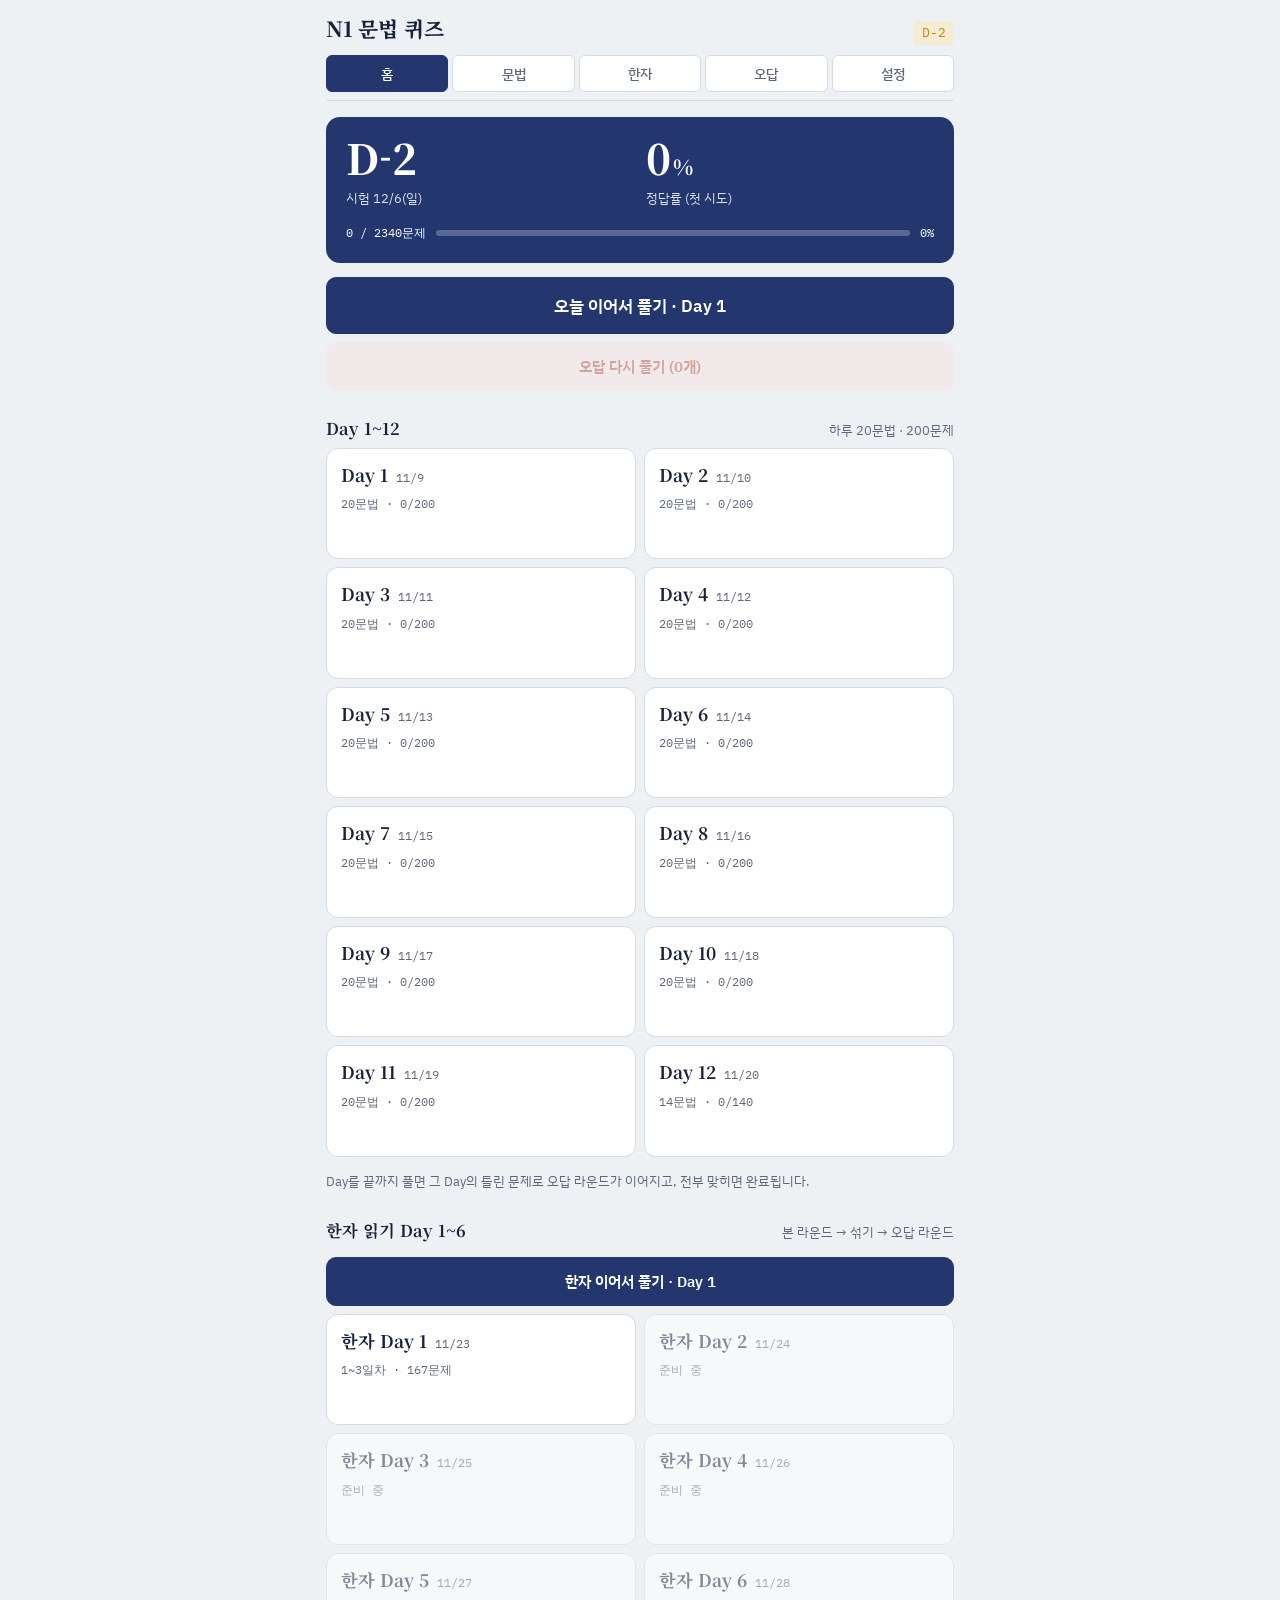
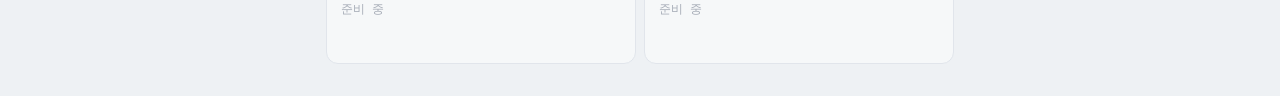
<file: index.html>
<!doctype html>
<html lang="ko">
<head>
<meta charset="utf-8">
<meta name="viewport" content="width=device-width,initial-scale=1,viewport-fit=cover">
<title>N1 문법 퀴즈</title>
<meta name="description" content="JLPT N1 문법 4지선다 퀴즈 · 하루 20문법 200문제">
<meta name="theme-color" content="#23366e">
<link rel="manifest" href="manifest.json">
<link rel="icon" href="icon.svg" type="image/svg+xml">
<link rel="apple-touch-icon" href="icon-180.png">
<meta name="apple-mobile-web-app-capable" content="yes">
<meta name="mobile-web-app-capable" content="yes">
<meta name="apple-mobile-web-app-title" content="N1 문법">
<link rel="preconnect" href="https://fonts.googleapis.com">
<link rel="preconnect" href="https://fonts.gstatic.com" crossorigin>
<link rel="stylesheet" href="https://fonts.googleapis.com/css2?family=Noto+Serif+KR:wght@600;800&family=Noto+Serif+JP:wght@600;800&family=IBM+Plex+Sans+KR:wght@400;500;700&family=IBM+Plex+Mono:wght@500&display=swap">
<link rel="stylesheet" href="style.css">
</head>
<body>
<div class="wrap">
<header id="hdr">
  <div class="top"><h1>N1 문법 퀴즈</h1><span class="dday" id="dday"></span></div>
  <nav role="tablist" id="tabs">
    <button role="tab" aria-selected="true" data-tab="home">홈</button>
    <button role="tab" aria-selected="false" data-tab="list">문법</button>
    <button role="tab" aria-selected="false" data-tab="kanji">한자</button>
    <button role="tab" aria-selected="false" data-tab="wrong">오답</button>
    <button role="tab" aria-selected="false" data-tab="settings">설정</button>
  </nav>
</header>
<main id="view"></main>
</div>
<div id="modal" class="modal" hidden></div>
<script src="app.js"></script>
<script src="kanji.js"></script>
</body>
</html>
</file>
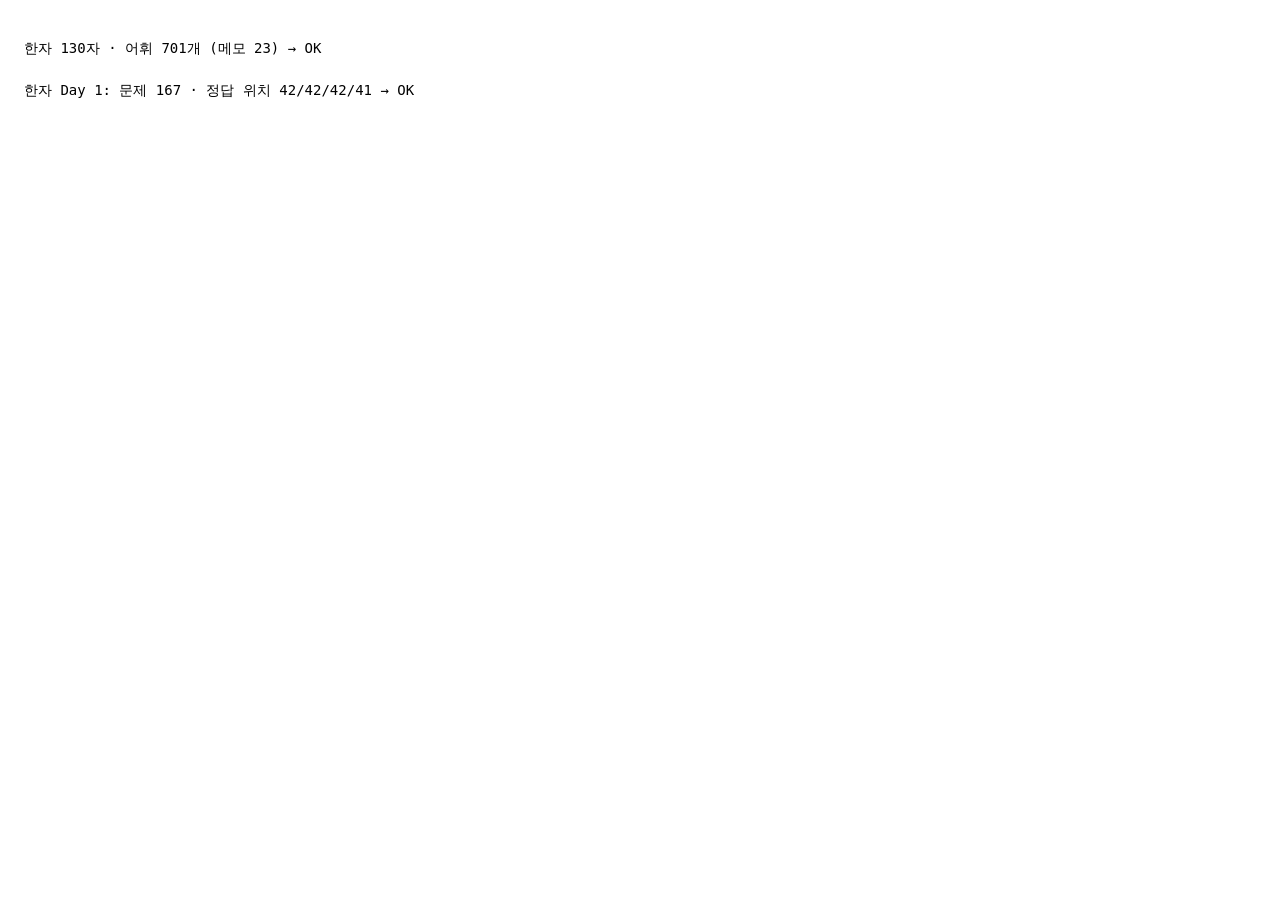
<file: scripts/validate-kanji.html>
<!doctype html>
<meta charset="utf-8"><title>한자 데이터 검증</title>
<style>body{font:14px/1.5 monospace;padding:16px;white-space:pre-wrap}</style>
<body><pre id="out">검증 중…</pre>
<script src="validate-kanji.js"></script>
<script>
(async () => {
  const get = p => fetch('../' + p, { cache: 'no-cache' }).then(r => r.json());
  const [kanji, vocab, idx] = await Promise.all([get('data/kanji.json'), get('data/kanji_vocab.json'), get('data/kanji_q/index.json')]);
  const V = window.N1KanjiValidate, out = [V.report(V.validateData(kanji, vocab))];
  for (const d of Object.keys(idx).map(Number)) out.push(V.report(V.validateDay(d, kanji, vocab, await get(`data/kanji_q/day${String(d).padStart(2, '0')}.json`))));
  document.getElementById('out').textContent = out.join('\n\n');
})();
</script>
</file>
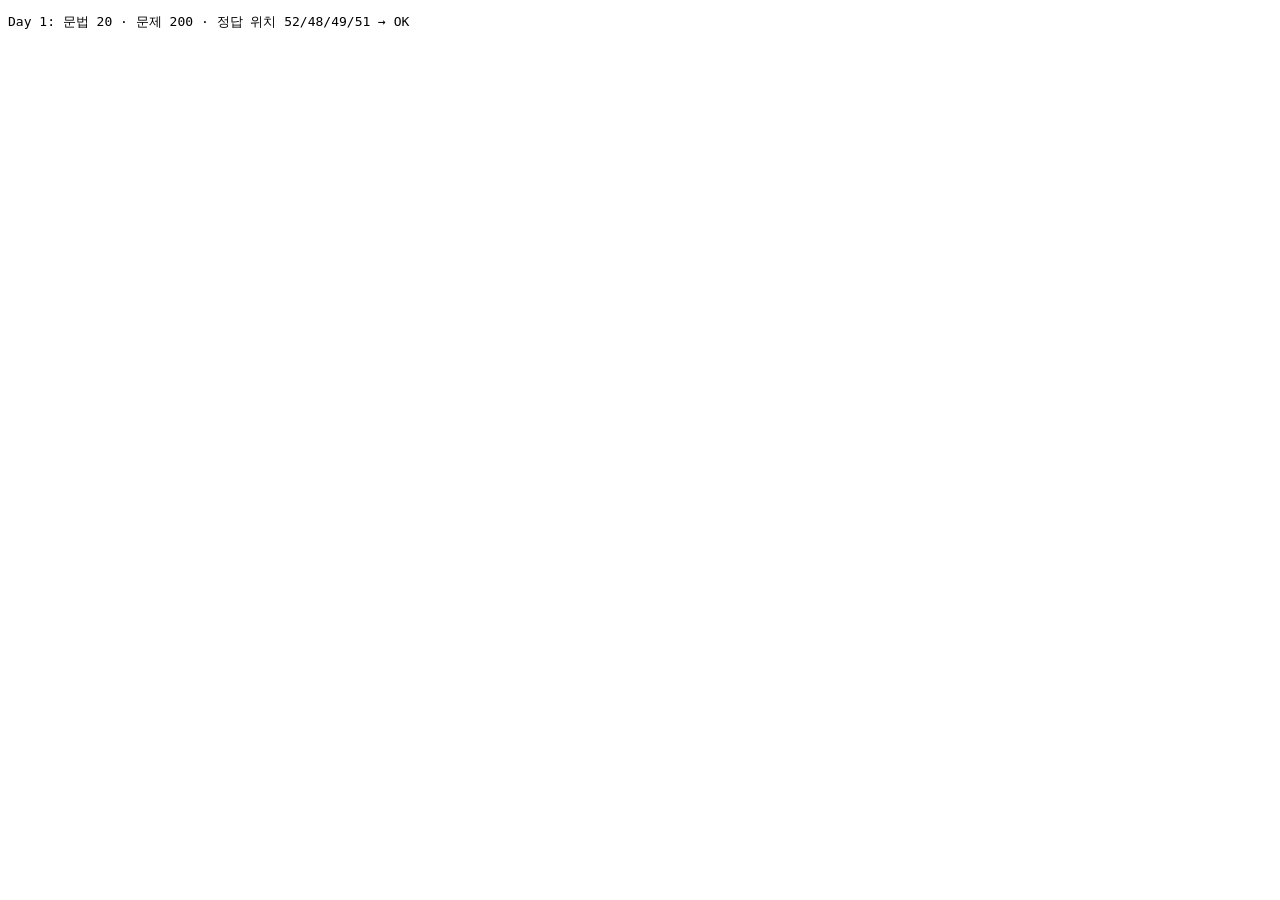
<file: scripts/validate.html>
<!doctype html>
<meta charset="utf-8">
<title>validate</title>
<pre id="out">검증 중…</pre>
<script src="validate.js"></script>
<script>
(async () => {
  const p = new URLSearchParams(location.search), grammar = await (await fetch('../data/grammar.json', { cache: 'no-store' })).json();
  const days = (p.get('day') || '1').split(',').map(Number), out = [];
  for (const d of days) {
    const r = await fetch(`../data/questions/day${String(d).padStart(2, '0')}.json`, { cache: 'no-store' });
    if (!r.ok) { out.push(`Day ${d}: 파일 없음`); continue; }
    out.push(N1Validate.report(N1Validate.validateDay(d, grammar, await r.json())));
  }
  document.getElementById('out').textContent = out.join('\n\n');
})();
</script>
</file>
<file: style.css>
/* N1 문법 퀴즈 — reference.html 디자인 토큰(색·폰트·카드·버튼, 라이트/다크)을 따름. 폰 우선 단일 컬럼 */
:root{
  --bg:#eef1f4; --surface:#ffffff; --ink:#18223a; --muted:#5d6779; --line:#d5dbe4;
  --indigo:#23366e; --indigo-soft:#e3e8f4; --gold:#b98a1b; --gold-soft:#f6ecd2;
  --good:#2f7a52; --good-soft:#e1f1e8; --bad:#b04a3a; --bad-soft:#f7e3df; --on-indigo:#ffffff;
  --f-display:"Noto Serif KR","Nanum Myeongjo",serif;
  --f-ja:"Noto Serif JP","Hiragino Mincho ProN","Yu Mincho",serif;
  --f-body:"IBM Plex Sans KR","Apple SD Gothic Neo","Malgun Gothic",system-ui,sans-serif;
  --f-mono:"IBM Plex Mono",ui-monospace,monospace;
  color-scheme:light}
@media (prefers-color-scheme: dark){:root:not([data-theme="light"]){
  --bg:#10141d; --surface:#1a2030; --ink:#e7ebf3; --muted:#9aa4b8; --line:#2c3447;
  --indigo:#9fb2ea; --indigo-soft:#232d48; --gold:#e2b64a; --gold-soft:#3a3120;
  --good:#7fd0a2; --good-soft:#1d3329; --bad:#ef9a8a; --bad-soft:#3d2420; --on-indigo:#10141d; color-scheme:dark}}
:root[data-theme="dark"]{
  --bg:#10141d; --surface:#1a2030; --ink:#e7ebf3; --muted:#9aa4b8; --line:#2c3447;
  --indigo:#9fb2ea; --indigo-soft:#232d48; --gold:#e2b64a; --gold-soft:#3a3120;
  --good:#7fd0a2; --good-soft:#1d3329; --bad:#ef9a8a; --bad-soft:#3d2420; --on-indigo:#10141d; color-scheme:dark}
*{box-sizing:border-box}
html{-webkit-text-size-adjust:100%}
body{margin:0;background:var(--bg);color:var(--ink);font-family:var(--f-body);font-size:15px;line-height:1.6;padding-top:env(safe-area-inset-top,0px)}
[hidden]{display:none!important}
.wrap{max-width:660px;margin:0 auto;padding-left:max(16px,env(safe-area-inset-left,0px));padding-right:max(16px,env(safe-area-inset-right,0px));padding-bottom:calc(32px + env(safe-area-inset-bottom,0px))}
header{position:sticky;top:env(safe-area-inset-top,0px);z-index:5;background:var(--bg);padding-block:12px 8px;border-bottom:1px solid var(--line)}
.top{display:flex;align-items:baseline;justify-content:space-between;gap:12px;flex-wrap:wrap}
h1{font-family:var(--f-display);font-weight:800;font-size:1.3rem;margin:0;letter-spacing:-.01em}
.dday{font-family:var(--f-mono);font-size:.8rem;color:var(--gold);background:var(--gold-soft);padding:2px 8px;border-radius:4px}
nav{display:flex;gap:4px;margin-top:10px}
nav button{flex:1;font:500 .88rem var(--f-body);padding:8px 2px;border:1px solid var(--line);background:var(--surface);color:var(--muted);border-radius:6px;cursor:pointer;min-width:0}
nav button[aria-selected="true"]{background:var(--indigo);color:var(--on-indigo);border-color:var(--indigo)}
button:focus-visible,label:focus-visible,a:focus-visible{outline:2px solid var(--gold);outline-offset:2px}
button{-webkit-tap-highlight-color:transparent}
a{color:var(--indigo)}
.ja{font-family:var(--f-ja)}
ruby rt{font-family:var(--f-body);font-size:.5em;color:var(--muted);font-weight:400}

/* 버튼·칩·진행 바 */
.btn{display:inline-flex;align-items:center;justify-content:center;gap:6px;font:600 .95rem var(--f-body);padding:13px 14px;border-radius:10px;border:1px solid var(--line);background:var(--surface);color:var(--ink);cursor:pointer;min-width:0;text-align:center}
.btn small{font:500 .68rem var(--f-mono);opacity:.75}
.btn.primary{background:var(--indigo);color:var(--on-indigo);border-color:var(--indigo)}
.btn.no{background:var(--bad-soft);color:var(--bad);border-color:transparent}
.btn.big{font-size:1.05rem;padding:16px 14px}
.btn:disabled{opacity:.45;cursor:default}
.btn.sm{padding:6px 11px;font-size:.84rem;border-radius:8px}
.chip{font:500 .82rem var(--f-body);padding:6px 12px;border-radius:999px;border:1px solid var(--line);background:var(--surface);color:var(--ink);cursor:pointer}
.chip[aria-pressed="true"]{background:var(--indigo-soft);border-color:var(--indigo);color:var(--indigo)}
.bar{display:block;flex:1;height:6px;background:var(--line);border-radius:3px;overflow:hidden}
.bar i{display:block;height:100%;background:var(--good);width:0;transition:width .3s}
.progress{display:flex;align-items:center;gap:10px;font-family:var(--f-mono);font-size:.78rem}
.tag{font-style:normal;color:var(--indigo);background:var(--indigo-soft);padding:1px 7px;border-radius:4px;font-family:var(--f-mono);font-size:.72rem;font-weight:500}
.tag.exam{color:var(--gold);background:var(--gold-soft)}
.note{font-size:.84rem;color:var(--muted);margin:14px 0 0}
.empty{padding:40px 10px;text-align:center;color:var(--muted)}
.sub{color:var(--muted);font-size:.9rem;margin:0}
h3.sec{font-family:var(--f-display);font-size:1.02rem;margin:24px 0 6px;display:flex;justify-content:space-between;align-items:baseline;gap:8px;flex-wrap:wrap}
h3.sec span{font-family:var(--f-body);font-weight:400;font-size:.8rem;color:var(--muted)}

/* 홈 */
.hero{display:grid;grid-template-columns:1fr 1fr;gap:14px 12px;margin-top:16px;padding:20px;background:var(--indigo);color:var(--on-indigo);border-radius:14px}
.hero .big{font-family:var(--f-display);font-size:2.6rem;font-weight:800;line-height:1;font-variant-numeric:tabular-nums}
.hero .big small{font-size:.5em;margin-left:2px}
.hero .lbl{font-size:.82rem;opacity:.85;display:block;margin-top:6px}
.hero .hprog{grid-column:1/-1}
.hero .bar{background:rgba(255,255,255,.25)}
:root[data-theme="dark"] .hero .bar{background:rgba(0,0,0,.25)}
@media (prefers-color-scheme: dark){:root:not([data-theme="light"]) .hero .bar{background:rgba(0,0,0,.25)}}
.hero .bar i{background:var(--gold-soft)}
.homebtns{display:flex;flex-direction:column;gap:8px;margin-top:14px}
.tiles{display:grid;grid-template-columns:1fr 1fr;gap:8px}
.tile{display:flex;flex-direction:column;gap:6px;text-align:left;padding:12px 14px;border-radius:12px;border:1px solid var(--line);background:var(--surface);color:var(--ink);cursor:pointer;font:inherit;min-width:0}
.tile:disabled{opacity:.5;cursor:default}
.tile.done{border-color:var(--good);background:var(--good-soft)}
.tile .th{display:flex;align-items:baseline;gap:8px}
.tile .th b{font-family:var(--f-display);font-size:1.08rem}
.tile .th em{font-style:normal;font-family:var(--f-mono);font-size:.74rem;color:var(--muted)}
.tile .ck{margin-left:auto;color:var(--good);font-weight:800}
.tile .ts{font-size:.78rem;color:var(--muted);font-family:var(--f-mono)}

/* 퀴즈 */
.qhead{position:sticky;top:env(safe-area-inset-top,0px);z-index:5;background:var(--bg);padding:12px 0 10px;border-bottom:1px solid var(--line);display:flex;flex-direction:column;gap:8px}
.qtop{display:flex;align-items:center;gap:10px}
.qinfo{font-family:var(--f-mono);font-size:.8rem;color:var(--muted);line-height:1.3}
.qtools{display:flex;gap:8px;align-items:center;flex-wrap:wrap}
.gname{font-size:.88rem;color:var(--muted)}
.gname b{color:var(--indigo);font-size:1rem;margin-right:4px}
.qcard{margin-top:12px;background:var(--surface);border:1px solid var(--line);border-radius:14px;padding:20px 16px}
.qstem{font-size:1.22rem;line-height:1.9;margin:4px 0 18px;font-weight:600}
.blank{display:inline-block;min-width:4.5em;border-bottom:2px solid var(--indigo);margin:0 3px}
.choices{display:flex;flex-direction:column;gap:8px}
.choice{display:flex;gap:12px;align-items:center;text-align:left;font:500 1.1rem var(--f-body);min-height:54px;padding:12px 14px;border-radius:10px;border:1px solid var(--line);background:var(--bg);color:var(--ink);cursor:pointer;width:100%}
.choice i{font-style:normal;font-family:var(--f-mono);font-size:.8rem;color:var(--muted);flex:none;width:1.4em;height:1.4em;border:1px solid var(--line);border-radius:50%;display:grid;place-items:center}
.choice .ja{flex:1}
.choice .mk{flex:none;font-size:1rem}
.choice.r{background:var(--good-soft);border-color:var(--good);color:var(--good);font-weight:700}
.choice.w{background:var(--bad-soft);border-color:var(--bad);color:var(--bad)}
.choice:disabled{cursor:default}
.choice:disabled:not(.r):not(.w){opacity:.6}
.explain{margin-top:16px;border-top:1px solid var(--line);padding-top:14px;display:flex;flex-direction:column;gap:12px}
.verdict{font-family:var(--f-display);font-weight:800;font-size:1.15rem;margin:0}
.verdict.r{color:var(--good)} .verdict.w{color:var(--bad)}
.key{border-top:1px dashed var(--line);padding-top:10px;font-size:.93rem}
.key:first-of-type{border-top:0;padding-top:0}
.key>b{font-family:var(--f-mono);font-size:.72rem;color:var(--gold);letter-spacing:.06em;display:block;margin-bottom:4px}
.key p{margin:4px 0}
.key .sent{font-size:1.12rem;line-height:2.1}
.key .ko{color:var(--muted)}
.key .pat{font-weight:800;font-size:1.08rem;color:var(--indigo)}
.key .mean{font-weight:600}
.wl{margin:4px 0 0;padding-left:1.1em;display:flex;flex-direction:column;gap:6px}
.wl .ja{font-weight:700;color:var(--bad)}
.meta{display:flex;gap:8px;align-items:center;flex-wrap:wrap;font-family:var(--f-mono);font-size:.72rem;color:var(--muted);margin:0}
.actions{position:sticky;bottom:0;z-index:4;display:grid;gap:8px;margin-top:12px;padding:10px 0 calc(10px + env(safe-area-inset-bottom,0px));background:var(--bg)}
.actions .btn{padding:15px 10px;font-size:1rem}

/* 결과·오답 순위·설정 */
.result{margin-top:16px;background:var(--surface);border:1px solid var(--line);border-radius:14px;padding:24px 18px;text-align:center}
.result .rk{font-size:2.6rem;margin:0}
.result h2{font-family:var(--f-display);font-size:1.7rem;margin:4px 0}
.result .racc{font-size:1.05rem;margin:0}
.result .racc b{font-family:var(--f-display);font-size:1.6rem;color:var(--good)}
.result .racc small{color:var(--muted)}
.result h3.sec{justify-content:center}
.rtop{text-align:left;margin:0;padding-left:1.4em;display:flex;flex-direction:column;gap:6px}
.rtop li{display:flex;justify-content:space-between;gap:8px;align-items:baseline}
.rtop em{font-style:normal;font-family:var(--f-mono);font-size:.8rem;color:var(--bad)}
.link{background:none;border:0;padding:0;color:var(--ink);font:inherit;text-align:left;cursor:pointer}
.link .ja{font-weight:700}
.link small{color:var(--muted)}
.rank{list-style:none;margin:0;padding:0;display:flex;flex-direction:column;gap:6px}
.rank button{display:grid;grid-template-columns:2em 1fr auto;gap:10px;align-items:center;width:100%;text-align:left;padding:10px 12px;border-radius:10px;border:1px solid var(--line);background:var(--surface);color:var(--ink);font:inherit;cursor:pointer}
.rank .no{font-family:var(--f-mono);color:var(--muted);text-align:center}
.rank .t{display:flex;flex-direction:column;min-width:0}
.rank .t b{font-size:1.02rem}
.rank .t small,.rank .c small{color:var(--muted);font-size:.78rem}
.rank .c{display:flex;flex-direction:column;align-items:flex-end;white-space:nowrap}
.rank .c b{color:var(--bad);font-family:var(--f-mono)}
.seg{display:grid;grid-template-columns:repeat(3,1fr);border:1px solid var(--line);border-radius:8px;overflow:hidden;background:var(--surface)}
.seg button{font:500 .88rem var(--f-body);padding:9px 4px;border:0;background:transparent;color:var(--muted);cursor:pointer}
.seg button+button{border-left:1px solid var(--line)}
.seg button[aria-pressed="true"]{background:var(--indigo-soft);color:var(--indigo);font-weight:700}
.settings{display:flex;gap:8px;flex-wrap:wrap}

/* 모달·토스트·폭죽 */
.modal{position:fixed;inset:0;z-index:30;background:rgba(10,14,22,.5);display:flex;align-items:flex-end;justify-content:center;padding:16px}
.sheet{width:100%;max-width:480px;background:var(--surface);color:var(--ink);border-radius:16px;padding:20px 18px calc(16px + env(safe-area-inset-bottom,0px))}
.sheet h3{font-family:var(--f-display);margin:0 0 6px;font-size:1.15rem}
.sheet p{margin:0 0 4px;color:var(--muted)}
.sheet p b{color:var(--ink)}
.mbtns{display:flex;flex-direction:column;gap:8px;margin-top:16px}
@media (min-width:520px){.modal{align-items:center}}
.toast{position:fixed;left:50%;bottom:calc(90px + env(safe-area-inset-bottom,0px));transform:translateX(-50%);background:var(--ink);color:var(--bg);padding:8px 14px;border-radius:8px;font-size:.86rem;z-index:40;max-width:90vw}
.confetti{position:fixed;inset:0;pointer-events:none;z-index:50;overflow:hidden}
.confetti i{position:absolute;top:-12px;width:8px;height:14px;border-radius:2px;animation:fall linear forwards}
@keyframes fall{to{transform:translateY(110vh) rotate(var(--r))}}
@media (max-width:420px){.hero .big{font-size:2.2rem}.qstem{font-size:1.12rem}.choice{font-size:1.04rem}}
@media (prefers-reduced-motion:reduce){*{transition:none!important;animation:none!important}}

/* 문법 목록 */
.lsearch{margin-top:14px}
.lsearch input{width:100%;font:500 1rem var(--f-body);padding:11px 12px;border:1px solid var(--line);border-radius:10px;background:var(--surface);color:var(--ink)}
.lsearch input:focus-visible{outline:2px solid var(--gold);outline-offset:1px}
.dchips{display:flex;gap:6px;overflow-x:auto;padding:10px 0 2px;scrollbar-width:none}
.dchips::-webkit-scrollbar{display:none}
.dchips .chip{flex:none}
.glist{display:flex;flex-direction:column;gap:6px}
.glist details{border:1px solid var(--line);border-radius:10px;background:var(--surface)}
.glist details[open]{border-color:var(--indigo)}
.glist summary{display:grid;grid-template-columns:2.2em 1fr auto;gap:10px;align-items:center;padding:10px 12px;cursor:pointer;list-style:none}
.glist summary::-webkit-details-marker{display:none}
.glist summary:focus-visible{outline:2px solid var(--gold);outline-offset:2px;border-radius:10px}
.glist .no{font-family:var(--f-mono);font-size:.8rem;color:var(--muted);text-align:center}
.glist .t{display:flex;flex-direction:column;min-width:0}
.glist .t b{font-size:1.05rem}
.glist .t small{color:var(--muted);font-size:.8rem}
.glist .c{display:flex;flex-direction:column;align-items:flex-end;white-space:nowrap;font-family:var(--f-mono);font-size:.74rem;color:var(--muted)}
.glist .c small{font-size:inherit}
.glist .un{font-style:normal;color:var(--bad)}
.gbody{padding:0 12px 12px;border-top:1px solid var(--line)}
.gbody p{margin:10px 0 0;font-size:.92rem}
.gbody .sub{color:var(--muted);font-size:.85rem}
.gbody .meta{display:flex;flex-wrap:wrap;gap:6px;align-items:center;font-size:.78rem;color:var(--muted)}
.gbody .btn{width:100%;margin-top:12px}

/* 한자 읽기 */
.kprompt{margin:0;font-size:.8rem;color:var(--muted)}
.kq{font-size:2.3rem;font-weight:800;line-height:1.4;margin:6px 0 18px;text-align:center;letter-spacing:.04em;word-break:keep-all}
.kq.sent{font-size:1.3rem;text-align:left;letter-spacing:0;line-height:1.9}
.kfocus{text-decoration-color:var(--indigo);text-decoration-thickness:2px;text-underline-offset:5px}
.key .kw{font-weight:800;font-size:1.12rem;color:var(--indigo)}
.key .kr{font-weight:700;margin:0 4px}
.kl,.kv,.kwl{list-style:none;margin:4px 0 0;padding:0;display:flex;flex-direction:column;gap:4px}
.kl .kc{font-size:1.15rem;color:var(--indigo);margin-right:2px}
.kv li{font-size:.92rem}
.kv .sub,.kwl .sub{display:inline;margin:0 4px}
.kwl li{display:flex;flex-wrap:wrap;align-items:baseline;gap:2px 6px;padding:9px 12px;border:1px solid var(--line);border-radius:10px;background:var(--surface)}
.kwl em{margin-left:auto;font-style:normal;font-family:var(--f-mono);font-size:.78rem;color:var(--bad)}
.glist .kbig{font-size:1.5rem;line-height:1.2}
.wseg{grid-template-columns:1fr 1fr;margin-top:14px}
.ktiles{margin-top:8px}
@media (max-width:420px){.kq{font-size:2rem}.kq.sent{font-size:1.15rem}}
</file>
